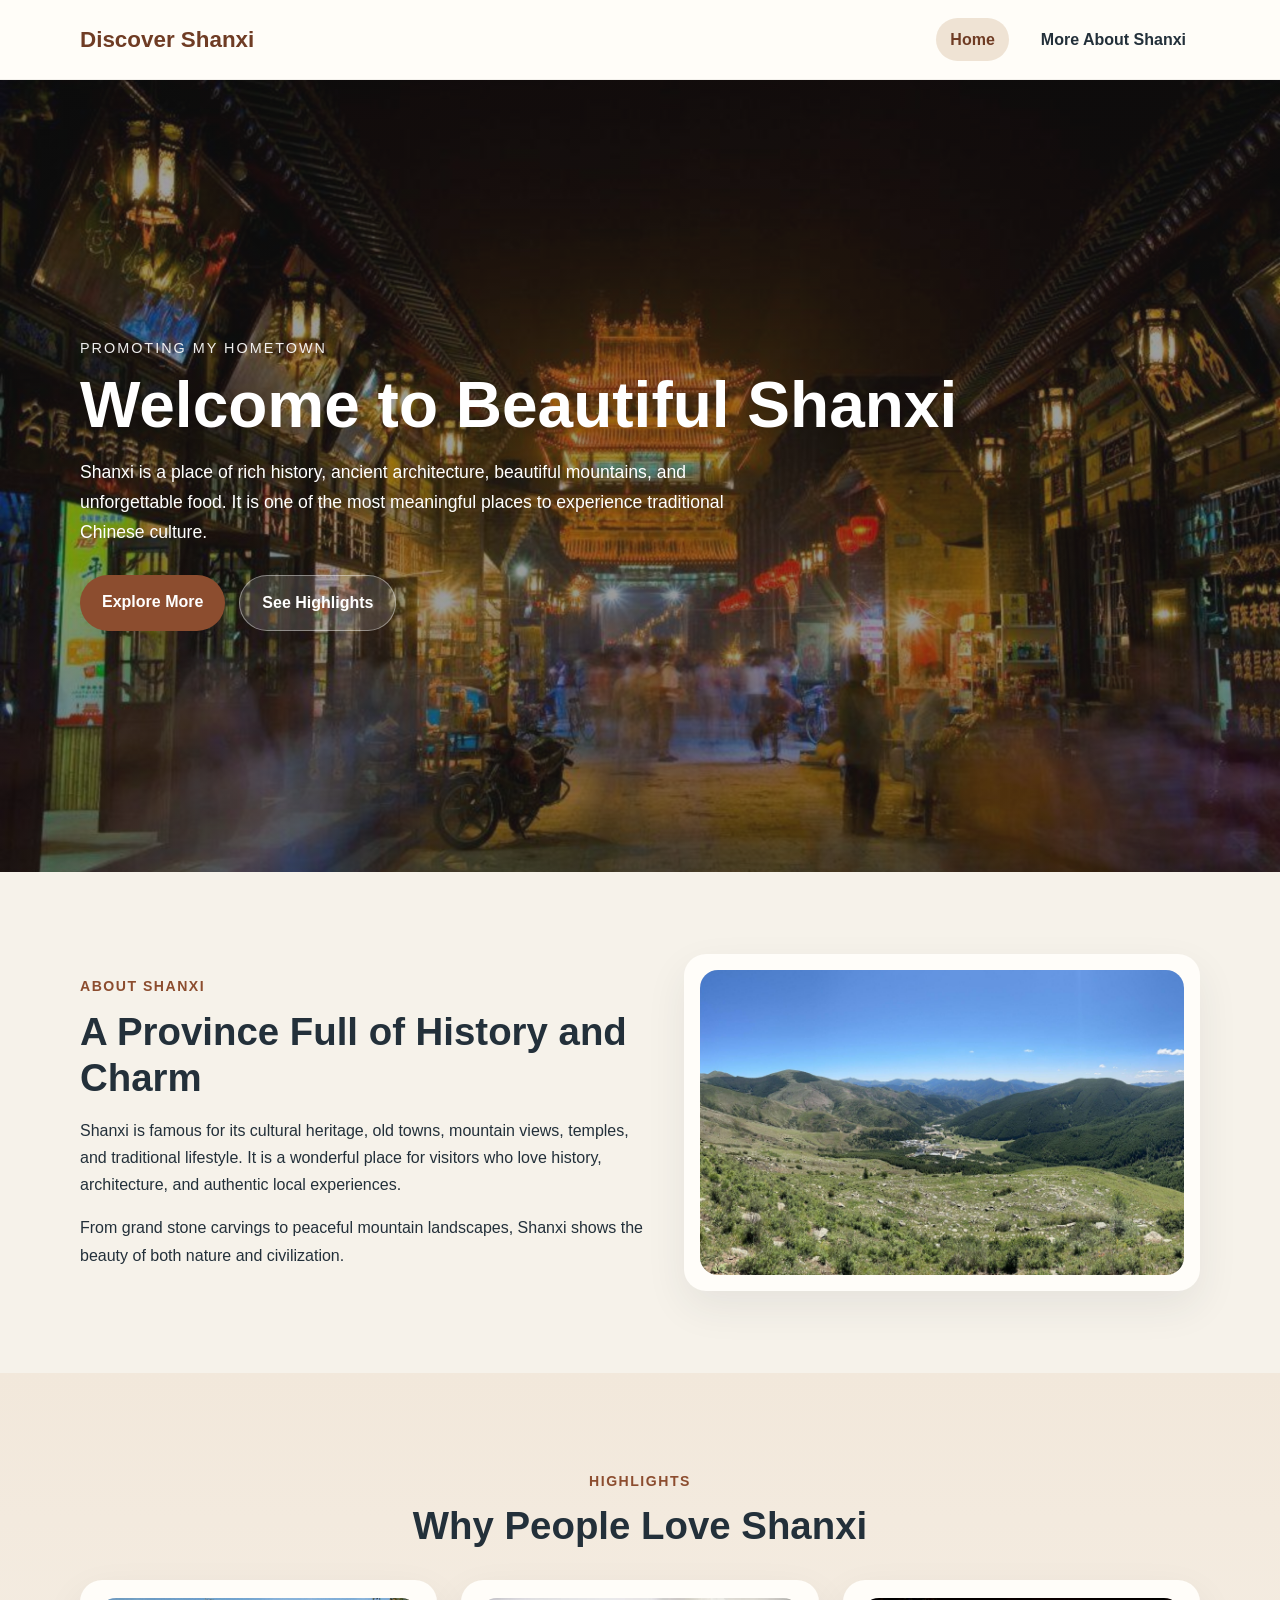
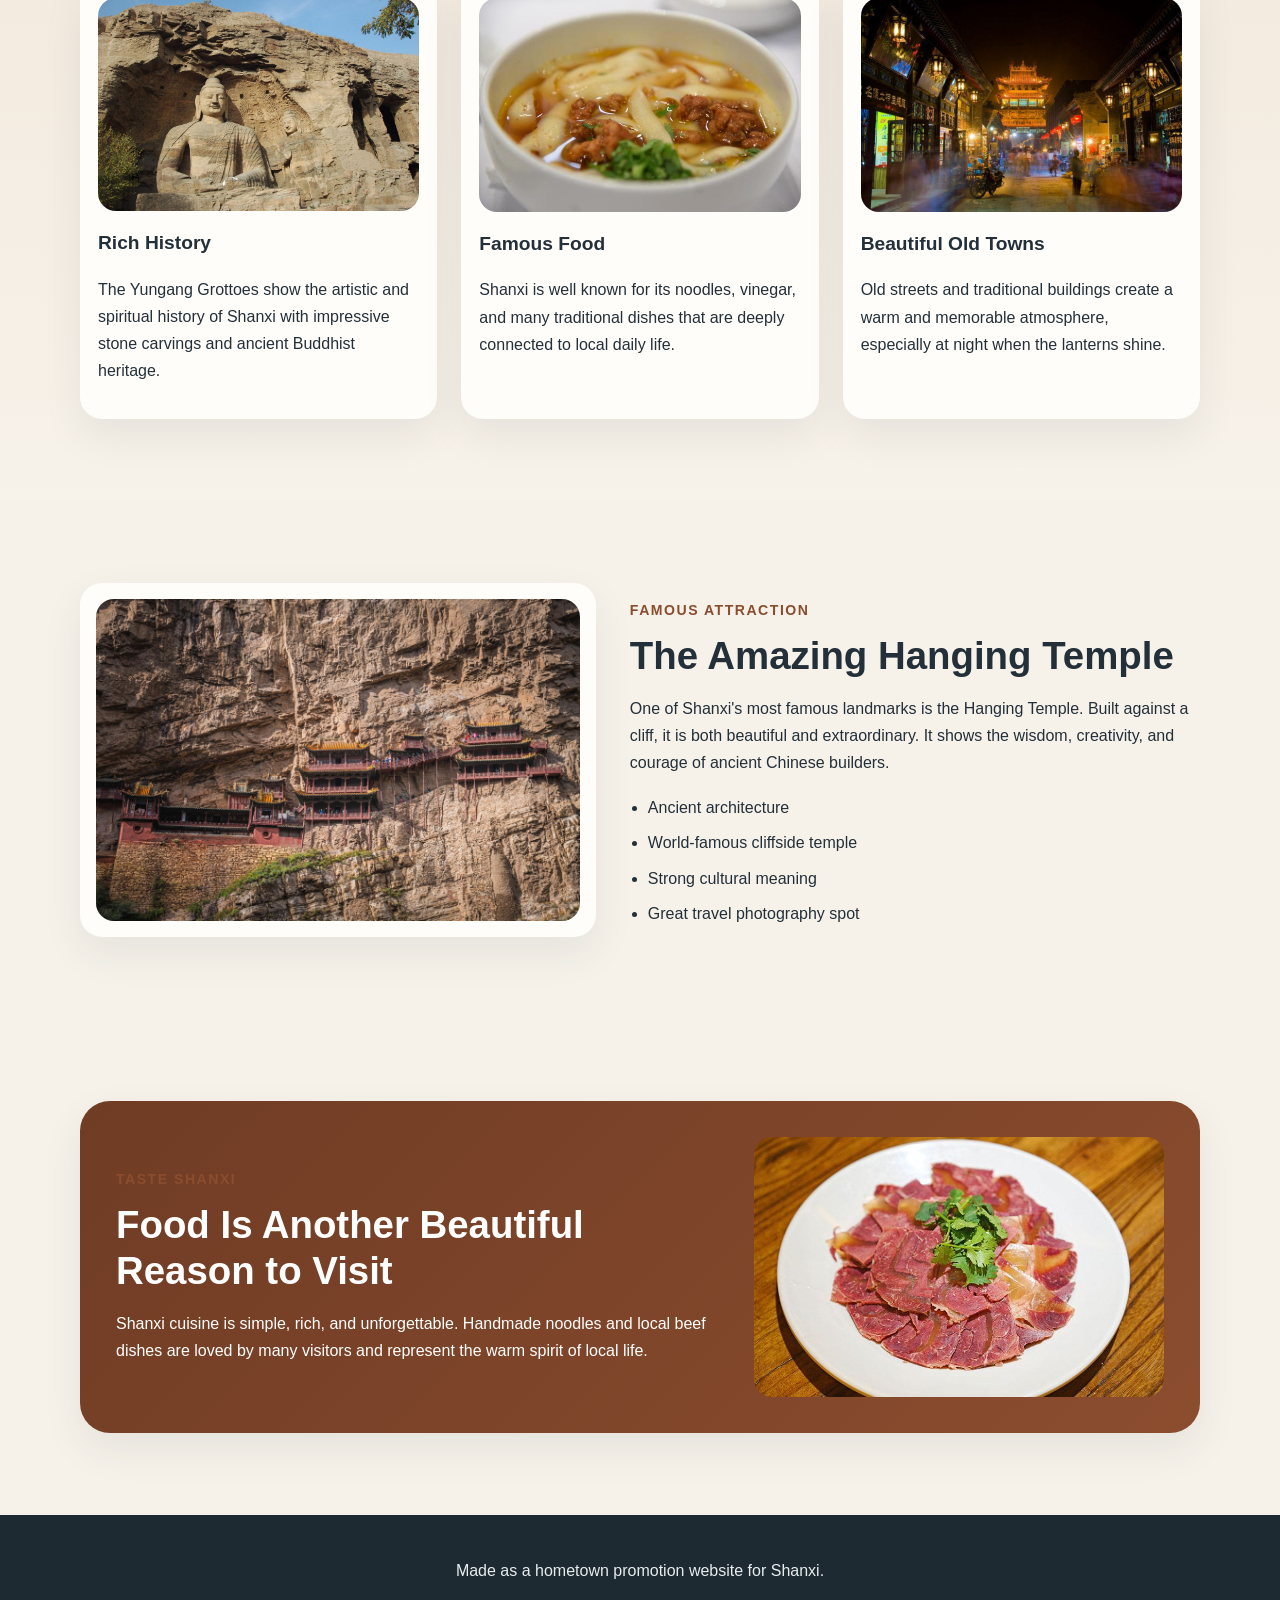
<file: shanxi/index.html>
<!DOCTYPE html>
<html lang="en">
<head>
  <meta charset="UTF-8">
  <meta name="viewport" content="width=device-width, initial-scale=1.0">
  <title>Discover Shanxi</title>
  <link rel="stylesheet" href="style.css">
  <!-- Google tag (gtag.js) -->
<script async src="https://www.googletagmanager.com/gtag/js?id=G-H552RVBSDW"></script>
<script>
  window.dataLayer = window.dataLayer || [];
  function gtag(){dataLayer.push(arguments);}
  gtag('js', new Date());

  gtag('config', 'G-H552RVBSDW');
</script>
</head>
<body>
  <header class="site-header">
    <div class="container nav-wrap">
      <div class="brand">Discover Shanxi</div>
      <nav class="nav">
        <a href="index.html" class="active">Home</a>
        <a href="home.html">More About Shanxi</a>
      </nav>
    </div>
  </header>

  <section class="hero">
    <div class="hero-overlay"></div>
    <div class="container hero-content">
      <p class="eyebrow">Promoting My Hometown</p>
      <h1>Welcome to Beautiful Shanxi</h1>
      <p class="hero-text">
        Shanxi is a place of rich history, ancient architecture, beautiful mountains,
        and unforgettable food. It is one of the most meaningful places to experience
        traditional Chinese culture.
      </p>
      <div class="hero-buttons">
        <a class="btn primary" href="home.html">Explore More</a>
        <a class="btn secondary" href="#highlights">See Highlights</a>
      </div>
    </div>
  </section>

  <main>
    <section class="intro section">
      <div class="container two-col">
        <div>
          <p class="section-tag">About Shanxi</p>
          <h2>A Province Full of History and Charm</h2>
          <p>
            Shanxi is famous for its cultural heritage, old towns, mountain views, temples,
            and traditional lifestyle. It is a wonderful place for visitors who love history,
            architecture, and authentic local experiences.
          </p>
          <p>
            From grand stone carvings to peaceful mountain landscapes, Shanxi shows the beauty
            of both nature and civilization.
          </p>
        </div>
        <div class="image-card">
          <img src="images/wutai-mountain-view.jpg" alt="Mountain view in Shanxi">
        </div>
      </div>
    </section>

    <section id="highlights" class="section soft-bg">
      <div class="container">
        <div class="section-heading">
          <p class="section-tag">Highlights</p>
          <h2>Why People Love Shanxi</h2>
        </div>

        <div class="card-grid">
          <article class="card">
            <img src="images/yungang-buddha.jpg" alt="Yungang Buddha statue">
            <h3>Rich History</h3>
            <p>The Yungang Grottoes show the artistic and spiritual history of Shanxi with impressive stone carvings and ancient Buddhist heritage.</p>
          </article>

          <article class="card">
            <img src="images/shanxi-noodles.jpg" alt="Shanxi noodle dish">
            <h3>Famous Food</h3>
            <p>Shanxi is well known for its noodles, vinegar, and many traditional dishes that are deeply connected to local daily life.</p>
          </article>

          <article class="card">
            <img src="images/ancient-street-night.jpg" alt="Ancient street at night in Shanxi">
            <h3>Beautiful Old Towns</h3>
            <p>Old streets and traditional buildings create a warm and memorable atmosphere, especially at night when the lanterns shine.</p>
          </article>
        </div>
      </div>
    </section>

    <section class="section">
      <div class="container feature-row">
        <div class="feature-image">
          <img src="images/hanging-temple.jpg" alt="Hanging Temple in Shanxi">
        </div>
        <div class="feature-text">
          <p class="section-tag">Famous Attraction</p>
          <h2>The Amazing Hanging Temple</h2>
          <p>
            One of Shanxi's most famous landmarks is the Hanging Temple. Built against a cliff,
            it is both beautiful and extraordinary. It shows the wisdom, creativity, and courage
            of ancient Chinese builders.
          </p>
          <ul class="check-list">
            <li>Ancient architecture</li>
            <li>World-famous cliffside temple</li>
            <li>Strong cultural meaning</li>
            <li>Great travel photography spot</li>
          </ul>
        </div>
      </div>
    </section>

    <section class="cta section">
      <div class="container cta-box">
        <div>
          <p class="section-tag light">Taste Shanxi</p>
          <h2>Food Is Another Beautiful Reason to Visit</h2>
          <p>
            Shanxi cuisine is simple, rich, and unforgettable. Handmade noodles and local beef
            dishes are loved by many visitors and represent the warm spirit of local life.
          </p>
        </div>
        <img class="cta-food" src="images/pingyao-beef.jpg" alt="Pingyao beef">
      </div>
    </section>
  </main>

  <footer class="site-footer">
    <div class="container">
      <p>Made as a hometown promotion website for Shanxi.</p>
    </div>
  </footer>
</body>
</html>
</file>
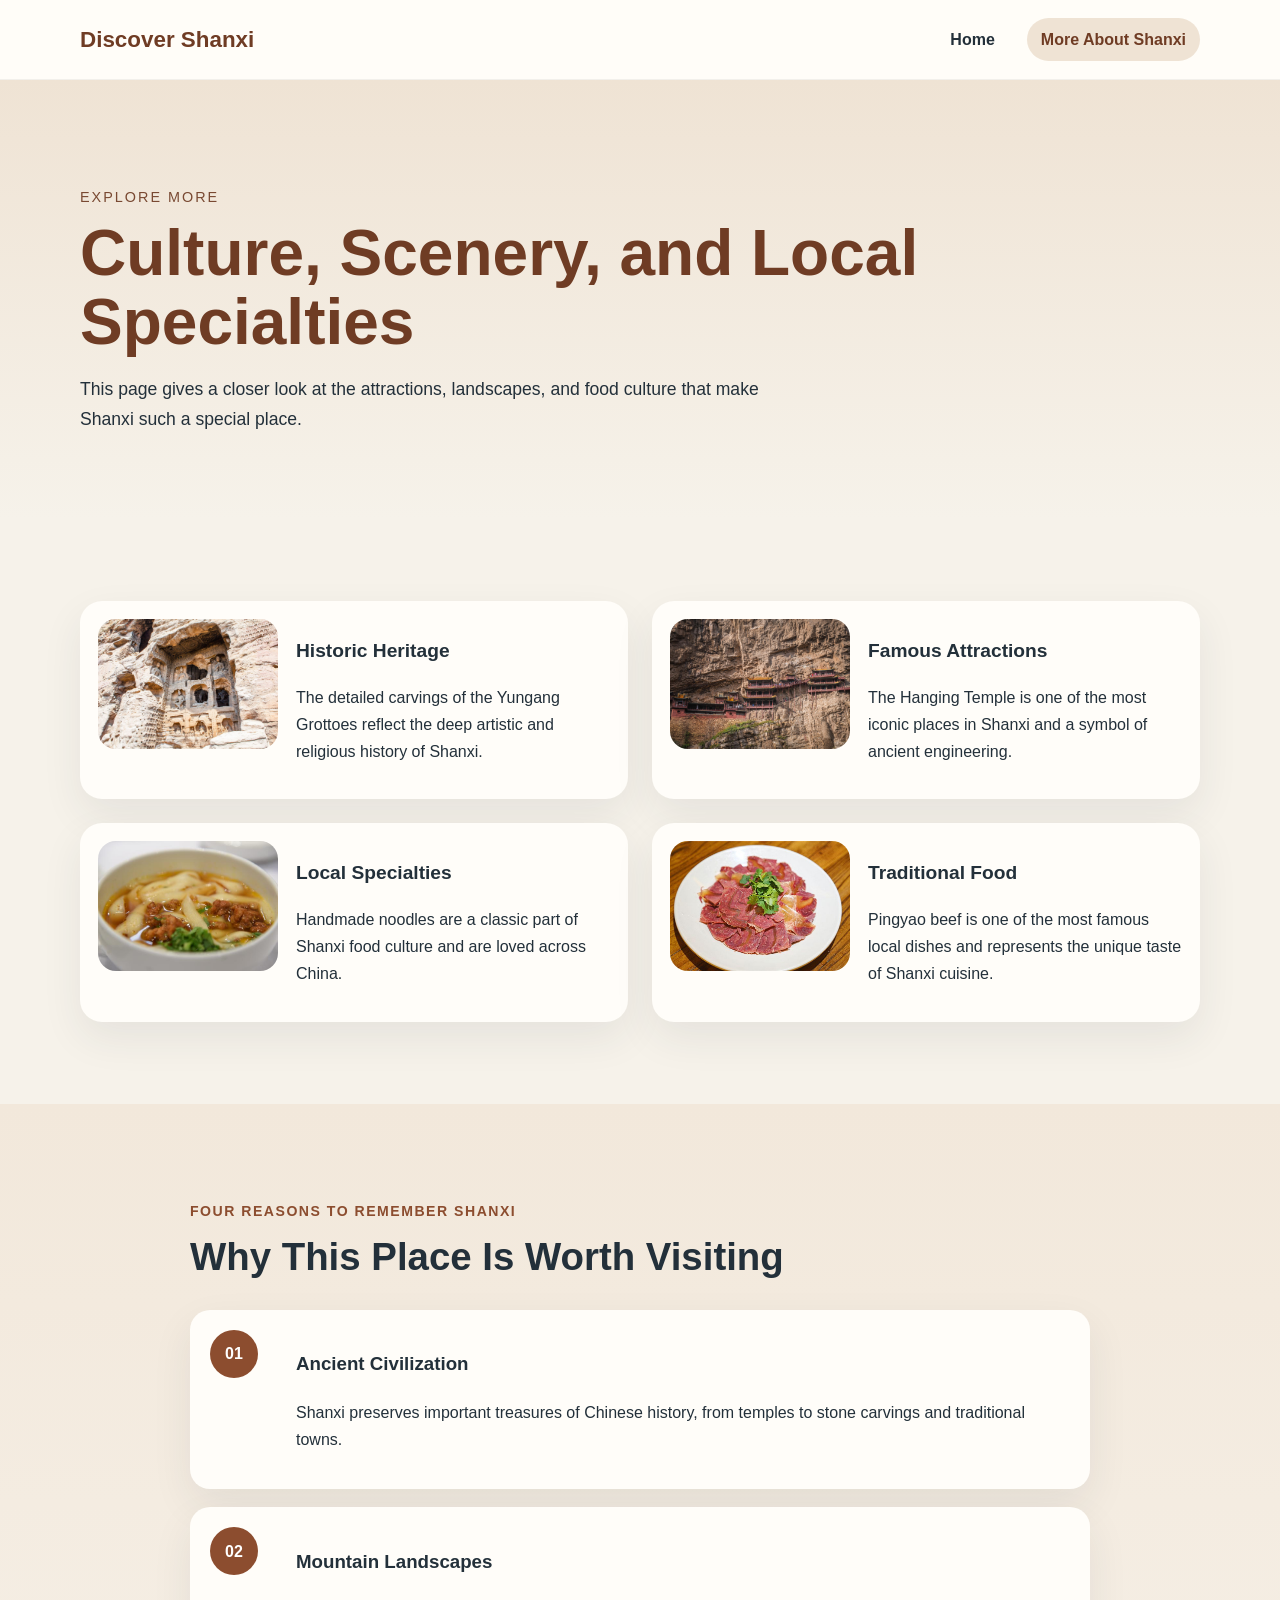
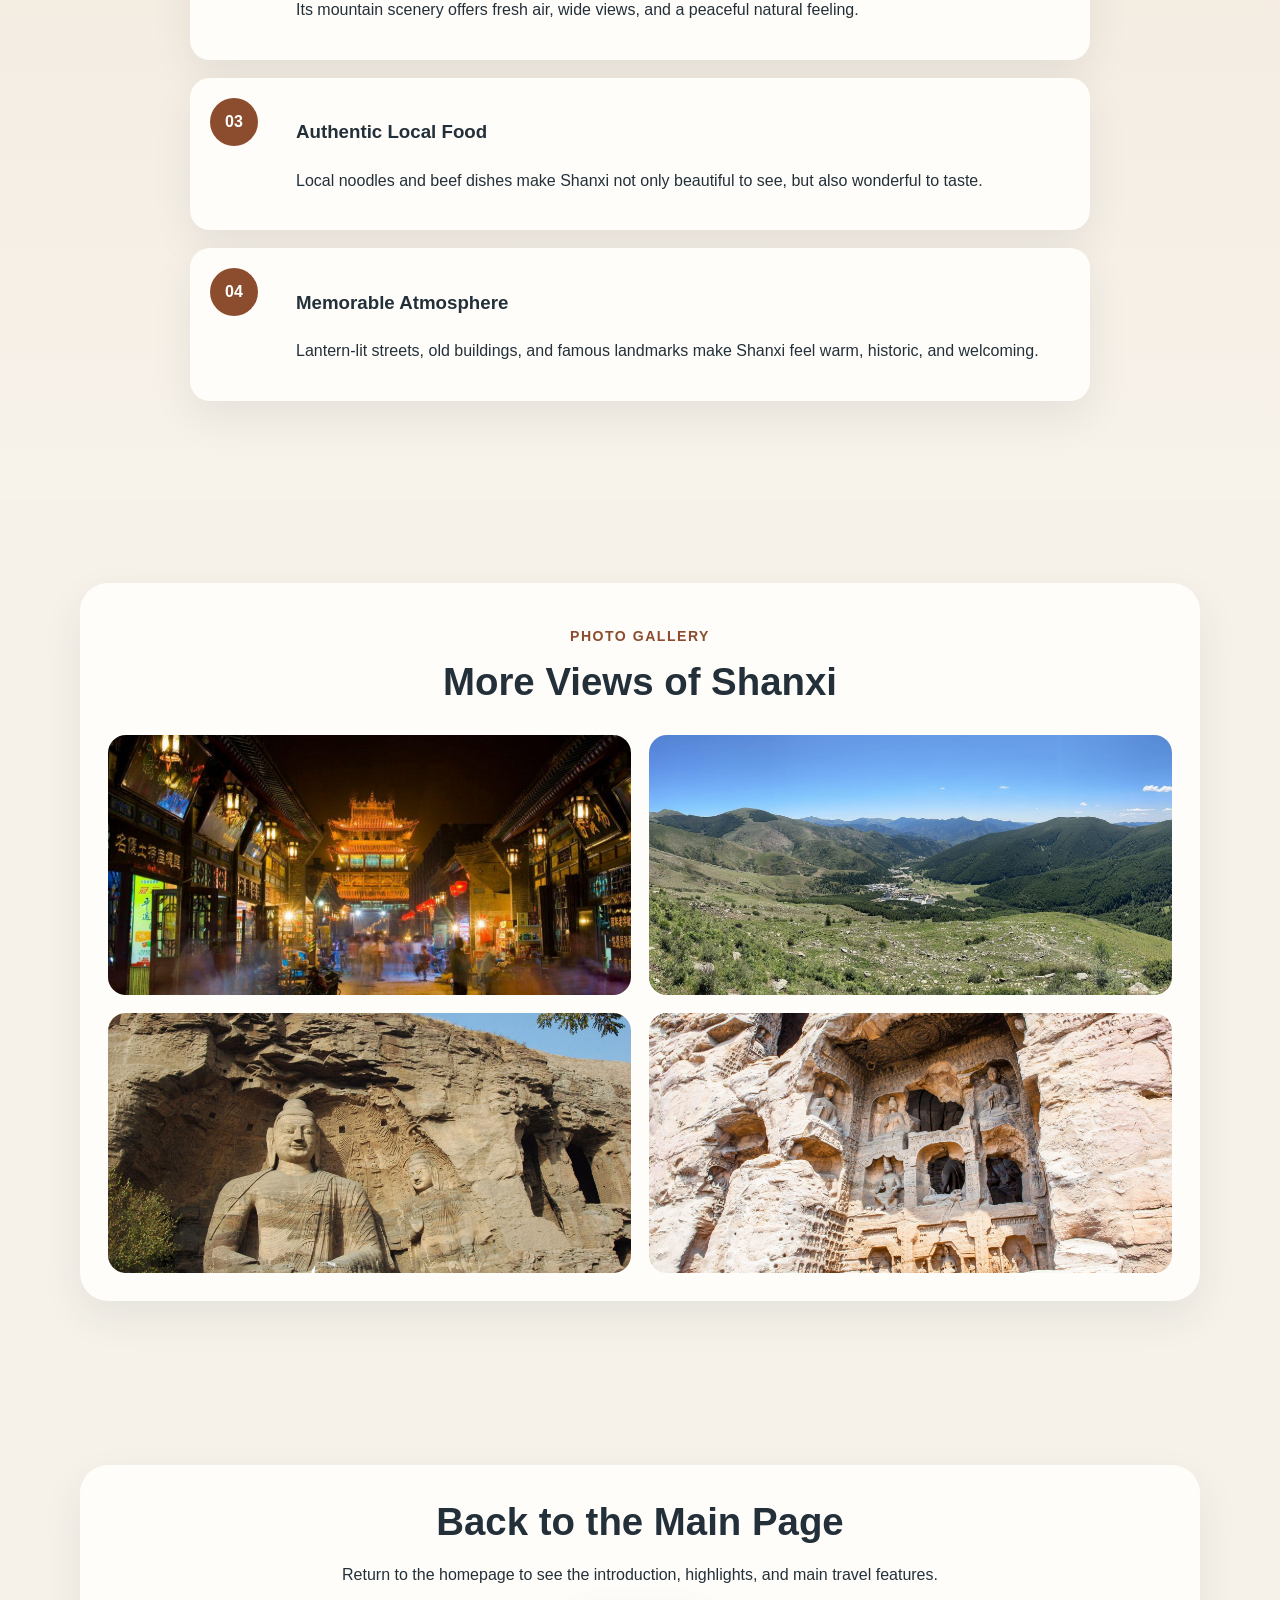
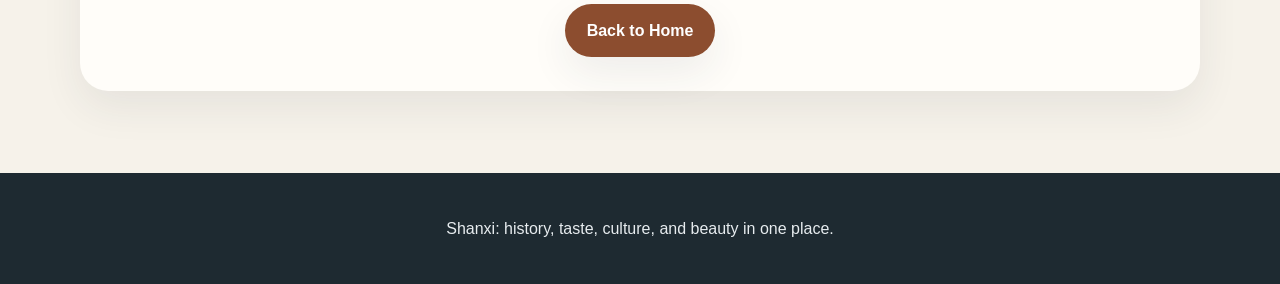
<file: shanxi/home.html>
<!DOCTYPE html>
<html lang="en">
<head>
  <meta charset="UTF-8">
  <meta name="viewport" content="width=device-width, initial-scale=1.0">
  <title>More About Shanxi</title>
  <link rel="stylesheet" href="style.css">
</head>
<body>
  <header class="site-header">
    <div class="container nav-wrap">
      <div class="brand">Discover Shanxi</div>
      <nav class="nav">
        <a href="index.html">Home</a>
        <a href="home.html" class="active">More About Shanxi</a>
      </nav>
    </div>
  </header>

  <section class="sub-hero">
    <div class="container">
      <p class="eyebrow dark">Explore More</p>
      <h1 class="dark-title">Culture, Scenery, and Local Specialties</h1>
      <p class="hero-text narrow dark-text">
        This page gives a closer look at the attractions, landscapes, and food culture
        that make Shanxi such a special place.
      </p>
    </div>
  </section>

  <main>
    <section class="section">
      <div class="container card-grid two-rows">
        <article class="info-card">
          <img src="images/yungang-grottoes-detail.jpg" alt="Yungang Grottoes detail">
          <div>
            <h3>Historic Heritage</h3>
            <p>The detailed carvings of the Yungang Grottoes reflect the deep artistic and religious history of Shanxi.</p>
          </div>
        </article>

        <article class="info-card">
          <img src="images/hanging-temple.jpg" alt="Hanging Temple">
          <div>
            <h3>Famous Attractions</h3>
            <p>The Hanging Temple is one of the most iconic places in Shanxi and a symbol of ancient engineering.</p>
          </div>
        </article>

        <article class="info-card">
          <img src="images/shanxi-noodles.jpg" alt="Shanxi noodles">
          <div>
            <h3>Local Specialties</h3>
            <p>Handmade noodles are a classic part of Shanxi food culture and are loved across China.</p>
          </div>
        </article>

        <article class="info-card">
          <img src="images/pingyao-beef.jpg" alt="Pingyao beef dish">
          <div>
            <h3>Traditional Food</h3>
            <p>Pingyao beef is one of the most famous local dishes and represents the unique taste of Shanxi cuisine.</p>
          </div>
        </article>
      </div>
    </section>

    <section class="section soft-bg">
      <div class="container timeline">
        <div class="section-heading left">
          <p class="section-tag">Four Reasons to Remember Shanxi</p>
          <h2>Why This Place Is Worth Visiting</h2>
        </div>

        <div class="timeline-item">
          <span>01</span>
          <div>
            <h3>Ancient Civilization</h3>
            <p>Shanxi preserves important treasures of Chinese history, from temples to stone carvings and traditional towns.</p>
          </div>
        </div>

        <div class="timeline-item">
          <span>02</span>
          <div>
            <h3>Mountain Landscapes</h3>
            <p>Its mountain scenery offers fresh air, wide views, and a peaceful natural feeling.</p>
          </div>
        </div>

        <div class="timeline-item">
          <span>03</span>
          <div>
            <h3>Authentic Local Food</h3>
            <p>Local noodles and beef dishes make Shanxi not only beautiful to see, but also wonderful to taste.</p>
          </div>
        </div>

        <div class="timeline-item">
          <span>04</span>
          <div>
            <h3>Memorable Atmosphere</h3>
            <p>Lantern-lit streets, old buildings, and famous landmarks make Shanxi feel warm, historic, and welcoming.</p>
          </div>
        </div>
      </div>
    </section>

    <section class="section">
      <div class="container gallery-wrap">
        <div class="section-heading">
          <p class="section-tag">Photo Gallery</p>
          <h2>More Views of Shanxi</h2>
        </div>
        <div class="gallery-grid">
          <img src="images/ancient-street-night.jpg" alt="Ancient Shanxi street at night">
          <img src="images/wutai-mountain-view.jpg" alt="Mountain landscape in Shanxi">
          <img src="images/yungang-buddha.jpg" alt="Buddha statue in Shanxi">
          <img src="images/yungang-grottoes-detail.jpg" alt="Stone carving detail in Shanxi">
        </div>
      </div>
    </section>

    <section class="section">
      <div class="container back-box">
        <h2>Back to the Main Page</h2>
        <p>Return to the homepage to see the introduction, highlights, and main travel features.</p>
        <a class="btn primary" href="index.html">Back to Home</a>
      </div>
    </section>
  </main>

  <footer class="site-footer">
    <div class="container">
      <p>Shanxi: history, taste, culture, and beauty in one place.</p>
    </div>
  </footer>
</body>
</html>
</file>
<file: shanxi/style.css>
:root{
  --bg:#f6f2ea;
  --paper:#fffdf9;
  --text:#23303a;
  --muted:#6f7a82;
  --primary:#8c4d2f;
  --primary-dark:#6f3c24;
  --accent:#d4b483;
  --soft:#efe3d4;
  --shadow:0 16px 40px rgba(35,48,58,0.08);
  --radius:22px;
}
*{box-sizing:border-box}
html{scroll-behavior:smooth}
body{
  margin:0;
  font-family:Arial, Helvetica, sans-serif;
  color:var(--text);
  background:var(--bg);
  line-height:1.7;
}
img{max-width:100%;display:block}
a{text-decoration:none}
.container{
  width:min(1120px, 92%);
  margin:0 auto;
}
.site-header{
  position:sticky;
  top:0;
  z-index:10;
  background:rgba(255,253,249,0.94);
  backdrop-filter:blur(10px);
  border-bottom:1px solid rgba(0,0,0,0.05);
}
.nav-wrap{
  display:flex;
  align-items:center;
  justify-content:space-between;
  padding:18px 0;
}
.brand{
  font-size:1.4rem;
  font-weight:700;
  color:var(--primary-dark);
}
.nav{
  display:flex;
  gap:18px;
  flex-wrap:wrap;
}
.nav a{
  color:var(--text);
  font-weight:600;
  padding:8px 14px;
  border-radius:999px;
}
.nav a.active,
.nav a:hover{
  background:var(--soft);
  color:var(--primary-dark);
}
.hero{
  min-height:88vh;
  background:
    linear-gradient(rgba(28,28,28,0.42), rgba(28,28,28,0.46)),
    url("images/ancient-street-night.jpg") center/cover no-repeat;
  display:flex;
  align-items:center;
}
.hero-content{
  color:white;
  padding:80px 0;
}
.eyebrow{
  text-transform:uppercase;
  letter-spacing:2px;
  font-size:0.9rem;
  opacity:0.92;
  margin-bottom:10px;
}
.dark{color:var(--primary-dark)}
h1{
  font-size:clamp(2.5rem, 5vw, 4.6rem);
  line-height:1.08;
  margin:0 0 18px;
}
.dark-title{color:var(--primary-dark)}
.hero-text{
  max-width:700px;
  font-size:1.1rem;
  margin-bottom:28px;
}
.dark-text{color:var(--text)}
.narrow{max-width:720px}
.hero-buttons{
  display:flex;
  gap:14px;
  flex-wrap:wrap;
}
.btn{
  display:inline-block;
  padding:13px 22px;
  border-radius:999px;
  font-weight:700;
  transition:0.25s ease;
}
.btn.primary{
  background:var(--primary);
  color:white;
  box-shadow:var(--shadow);
}
.btn.primary:hover{background:var(--primary-dark);transform:translateY(-2px)}
.btn.secondary{
  background:rgba(255,255,255,0.15);
  color:white;
  border:1px solid rgba(255,255,255,0.4);
}
.btn.secondary:hover{background:rgba(255,255,255,0.24)}
.section{padding:82px 0}
.soft-bg{background:linear-gradient(180deg, #f2e8db, #f7f2ea)}
.two-col{
  display:grid;
  grid-template-columns:1.05fr 0.95fr;
  gap:34px;
  align-items:center;
}
.section-tag{
  color:var(--primary);
  font-weight:700;
  text-transform:uppercase;
  letter-spacing:1.5px;
  font-size:0.88rem;
  margin-bottom:10px;
}
.section-heading{
  text-align:center;
  margin-bottom:30px;
}
.section-heading.left{text-align:left}
h2{
  font-size:clamp(1.8rem, 3vw, 2.8rem);
  line-height:1.2;
  margin:0 0 14px;
}
.image-card,
.feature-image{
  background:var(--paper);
  border-radius:var(--radius);
  padding:16px;
  box-shadow:var(--shadow);
}
.image-card img,
.feature-image img,
.card img,
.info-card img,
.gallery-grid img,
.cta-food{
  border-radius:18px;
}
.card-grid{
  display:grid;
  grid-template-columns:repeat(3, 1fr);
  gap:24px;
}
.card,
.info-card{
  background:var(--paper);
  border-radius:var(--radius);
  padding:18px;
  box-shadow:var(--shadow);
}
.card h3,
.info-card h3{
  margin:16px 0 8px;
  font-size:1.2rem;
}
.feature-row{
  display:grid;
  grid-template-columns:0.95fr 1.05fr;
  gap:34px;
  align-items:center;
}
.check-list{
  padding-left:18px;
  margin:18px 0 0;
}
.check-list li{margin-bottom:8px}
.cta-box{
  background:linear-gradient(135deg, var(--primary-dark), var(--primary));
  color:white;
  border-radius:30px;
  padding:36px;
  display:grid;
  grid-template-columns:1.2fr 0.8fr;
  gap:24px;
  align-items:center;
  box-shadow:var(--shadow);
}
.cta-food{
  width:100%;
  max-height:260px;
  object-fit:cover;
}
.site-footer{
  background:#1e2a31;
  color:#e7ecef;
  text-align:center;
  padding:26px 0;
}
.sub-hero{
  padding:90px 0 56px;
  background:linear-gradient(180deg, #efe3d4, #f6f2ea);
}
.two-rows{
  grid-template-columns:repeat(2, 1fr);
}
.info-card{
  display:flex;
  gap:18px;
  align-items:flex-start;
}
.info-card img{
  width:180px;
  height:130px;
  object-fit:cover;
  flex-shrink:0;
}
.timeline{
  max-width:900px;
}
.timeline-item{
  display:grid;
  grid-template-columns:68px 1fr;
  gap:18px;
  align-items:start;
  background:var(--paper);
  border-radius:20px;
  padding:20px;
  margin-bottom:18px;
  box-shadow:var(--shadow);
}
.timeline-item span{
  width:48px;
  height:48px;
  border-radius:50%;
  display:grid;
  place-items:center;
  background:var(--primary);
  color:white;
  font-weight:700;
}
.gallery-wrap{
  background:var(--paper);
  border-radius:28px;
  padding:28px;
  box-shadow:var(--shadow);
}
.gallery-grid{
  display:grid;
  grid-template-columns:repeat(2, 1fr);
  gap:18px;
}
.gallery-grid img{
  width:100%;
  height:260px;
  object-fit:cover;
}
.back-box{
  text-align:center;
  background:var(--paper);
  border-radius:28px;
  padding:34px;
  box-shadow:var(--shadow);
}
@media (max-width: 900px){
  .two-col,
  .feature-row,
  .card-grid,
  .two-rows,
  .cta-box,
  .gallery-grid{
    grid-template-columns:1fr;
  }
  .info-card{
    flex-direction:column;
  }
  .info-card img{
    width:100%;
    height:auto;
  }
}
@media (max-width: 640px){
  .nav-wrap{
    flex-direction:column;
    gap:12px;
  }
  .hero{
    min-height:74vh;
  }
  .section{
    padding:64px 0;
  }
}
</file>
